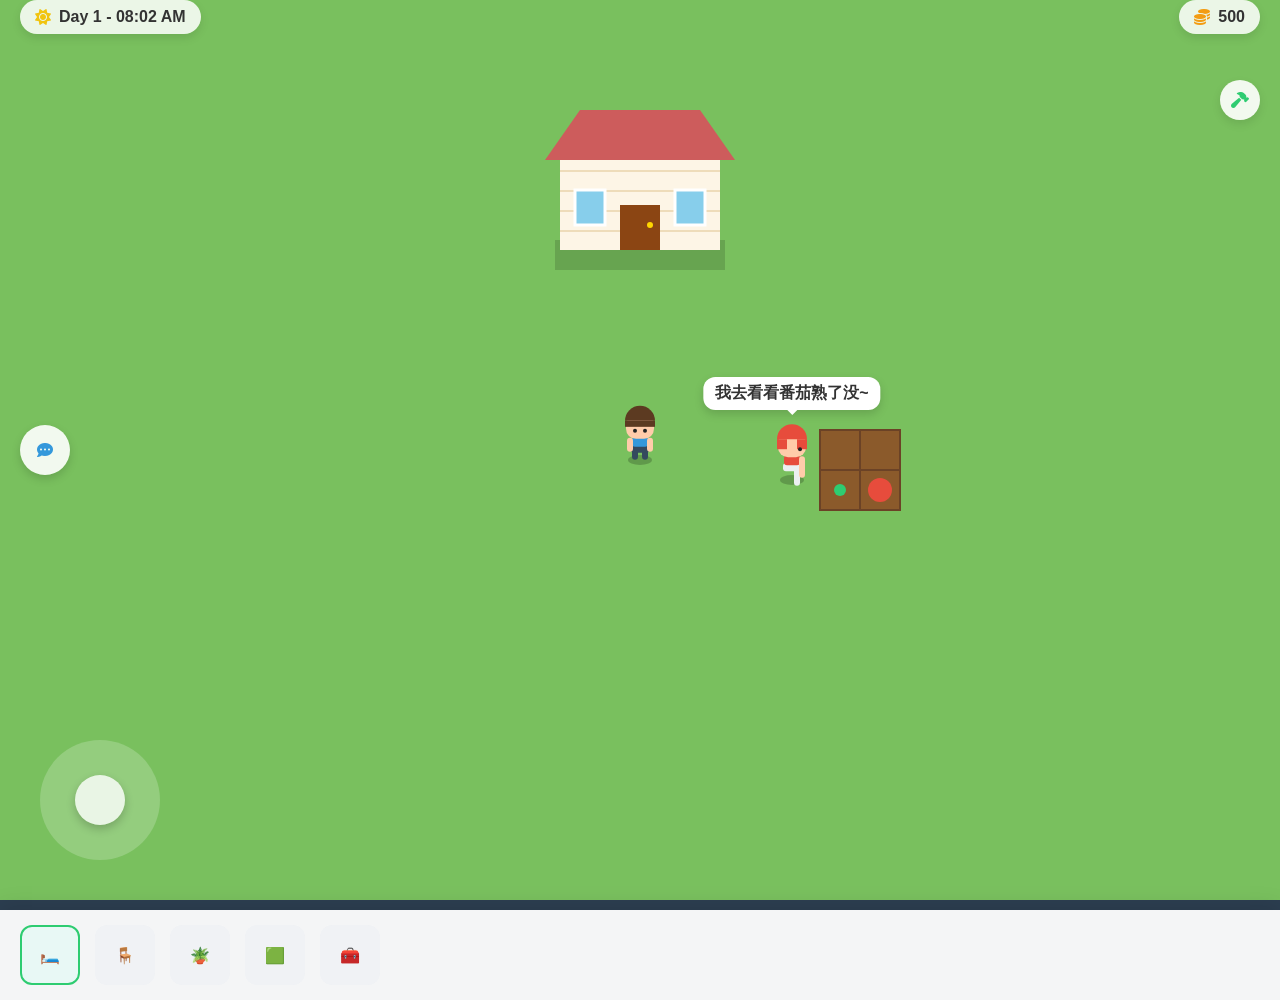
<file: ai_farm_prototype.html>
<!DOCTYPE html>
<html lang="zh-CN">
<head>
    <meta charset="UTF-8">
    <!-- 禁用缩放，适配移动端全屏 -->
    <meta name="viewport" content="width=device-width, initial-scale=1.0, maximum-scale=1.0, user-scalable=no, viewport-fit=cover">
    <title>AI 同居伴侣 - 星露谷物语风</title>
    <link rel="stylesheet" href="https://cdnjs.cloudflare.com/ajax/libs/font-awesome/6.4.0/css/all.min.css">
    <style>
        * { box-sizing: border-box; user-select: none; -webkit-user-select: none; }
        body, html { 
            margin: 0; padding: 0; width: 100%; height: 100%; 
            background-color: #2c3e50; font-family: 'PingFang SC', sans-serif;
            overflow: hidden; touch-action: none;
        }

        /* 游戏画布容器 */
        #game-container {
            position: absolute;
            top: 0; left: 0; width: 100%; height: 100%;
            background-color: #87ceeb; /* 天空底色 */
        }
        canvas {
            display: block;
        }

        /* 顶部 UI：时间、天气、金币 */
        .top-hud {
            position: absolute; top: env(safe-area-inset-top, 20px); left: 20px; right: 20px;
            display: flex; justify-content: space-between; align-items: center;
            pointer-events: none; z-index: 10;
        }
        .hud-card {
            background: rgba(255,255,255,0.85); backdrop-filter: blur(5px);
            padding: 8px 15px; border-radius: 20px; font-weight: bold; color: #333;
            box-shadow: 0 4px 10px rgba(0,0,0,0.1); display: flex; align-items: center; gap: 8px;
            pointer-events: auto;
        }

        /* 左下角：虚拟摇杆 */
        .joystick-zone {
            position: absolute; bottom: 40px; left: 40px;
            width: 120px; height: 120px;
            background: rgba(255,255,255,0.2); border-radius: 50%;
            display: flex; justify-content: center; align-items: center;
            z-index: 10;
        }
        .joystick-knob {
            width: 50px; height: 50px;
            background: rgba(255,255,255,0.8); border-radius: 50%;
            box-shadow: 0 4px 10px rgba(0,0,0,0.2);
            position: absolute; pointer-events: none; transition: 0.1s;
        }

        /* 右下角：交互大按钮 */
        .action-btn {
            position: absolute; bottom: 50px; right: 40px;
            width: 80px; height: 80px;
            background: rgba(255,255,255,0.9); border-radius: 50%;
            display: flex; justify-content: center; align-items: center;
            font-size: calc(30px * var(--font-scale)); color: #e74c3c; box-shadow: 0 5px 15px rgba(0,0,0,0.2);
            z-index: 10; transition: transform 0.1s;
        }
        .action-btn:active { transform: scale(0.9); }

        /* 左侧中间：手机/聊天按钮 */
        .chat-toggle-btn {
            position: absolute; left: 20px; top: 50%; transform: translateY(-50%);
            width: 50px; height: 50px; background: rgba(255,255,255,0.9);
            border-radius: 50%; display: flex; justify-content: center; align-items: center;
            font-size: calc(20px * var(--font-scale)); color: #3498db; box-shadow: 0 4px 10px rgba(0,0,0,0.15);
            z-index: 10;
        }
        .chat-badge {
            position: absolute; top: -5px; right: -5px;
            background: #e74c3c; color: white; font-size: calc(10px * var(--font-scale));
            width: 18px; height: 18px; border-radius: 50%;
            display: flex; justify-content: center; align-items: center;
        }

        /* 聊天面板 */
        .chat-panel {
            position: absolute; top: 0; left: -100%; width: 80%; max-width: 350px; height: 100%;
            background: #f5f6fa; box-shadow: 5px 0 20px rgba(0,0,0,0.2);
            z-index: 100; transition: 0.3s cubic-bezier(0.2, 0.8, 0.2, 1);
            display: flex; flex-direction: column;
        }
        .chat-panel.open { left: 0; }
        .chat-header {
            padding: 20px; background: #fff; font-weight: bold; font-size: calc(18px * var(--font-scale));
            display: flex; justify-content: space-between; align-items: center;
            border-bottom: 1px solid #eee; padding-top: env(safe-area-inset-top, 20px);
        }
        .chat-history {
            flex: 1; overflow-y: auto; padding: 20px; display: flex; flex-direction: column; gap: 15px;
        }
        .chat-bubble {
            max-width: 80%; padding: 10px 15px; border-radius: 15px; font-size: calc(14px * var(--font-scale)); line-height: 1.4;
        }
        .chat-bubble.ai { background: #fff; border-bottom-left-radius: 2px; align-self: flex-start; }
        .chat-bubble.me { background: #3498db; color: #fff; border-bottom-right-radius: 2px; align-self: flex-end; }
        .chat-input-area {
            padding: 15px; background: #fff; border-top: 1px solid #eee; display: flex; gap: 10px;
            padding-bottom: env(safe-area-inset-bottom, 15px);
        }
        .chat-input {
            flex: 1; border: none; background: #f0f2f5; border-radius: 20px; padding: 10px 15px;
            outline: none; font-size: calc(14px * var(--font-scale));
        }
        .chat-send {
            width: 40px; height: 40px; border: none; border-radius: 50%; background: #3498db;
            color: #fff; display: flex; justify-content: center; align-items: center; font-size: calc(16px * var(--font-scale));
        }

        /* 建造/装修模式底部栏 */
        .build-bar {
            position: absolute; bottom: -100px; left: 0; width: 100%; height: 90px;
            background: rgba(255,255,255,0.95); box-shadow: 0 -5px 20px rgba(0,0,0,0.1);
            z-index: 20; display: flex; align-items: center; padding: 0 20px; gap: 15px;
            overflow-x: auto; transition: 0.3s; padding-bottom: env(safe-area-inset-bottom, 0);
        }
        .build-bar.open { bottom: 0; }
        .build-item {
            width: 60px; height: 60px; background: #f0f2f5; border-radius: 12px;
            flex-shrink: 0; display: flex; justify-content: center; align-items: center;
            font-size: calc(24px * var(--font-scale)); border: 2px solid transparent; transition: 0.2s;
        }
        .build-item.selected { border-color: #2ecc71; background: #e8f8f5; }
        
        .build-toggle-btn {
            position: absolute; right: 20px; top: 80px;
            width: 40px; height: 40px; background: rgba(255,255,255,0.9);
            border-radius: 50%; display: flex; justify-content: center; align-items: center;
            color: #2ecc71; box-shadow: 0 4px 10px rgba(0,0,0,0.1); z-index: 10;
        }

        /* AI 纯代码气泡 */
        .world-bubble {
            position: absolute; padding: 6px 12px; background: #fff;
            border-radius: 12px; font-size: calc(12px * var(--font-scale)); font-weight: bold; color: #333;
            box-shadow: 0 4px 10px rgba(0,0,0,0.15); pointer-events: none;
            transform: translate(-50%, -100%); margin-top: -15px;
            opacity: 0; transition: opacity 0.2s; z-index: 5;
            white-space: nowrap; text-align: center;
        }
        .world-bubble::after {
            content: ''; position: absolute; bottom: -5px; left: 50%; transform: translateX(-50%);
            border-width: 5px 5px 0; border-style: solid; border-color: #fff transparent transparent;
        }
    </style>
</head>
<body>

<div id="game-container">
    <canvas id="gameCanvas"></canvas>
    
    <!-- 实体渲染上的气泡 -->
    <div id="ai-bubble" class="world-bubble">Zzz...</div>
    <div id="me-bubble" class="world-bubble"></div>
</div>

<!-- 顶部 UI -->
<div class="top-hud">
    <div class="hud-card">
        <i class="fas fa-sun" style="color: #f1c40f;"></i>
        <span id="time-display">Day 1 - 08:00 AM</span>
    </div>
    <div class="hud-card">
        <i class="fas fa-coins" style="color: #f39c12;"></i>
        <span id="money-display">500</span>
    </div>
</div>

<!-- 建造开关 -->
<div class="build-toggle-btn" onclick="toggleBuildMode()">
    <i class="fas fa-hammer"></i>
</div>

<!-- 聊天入口 -->
<div class="chat-toggle-btn" onclick="toggleChat()">
    <i class="fas fa-comment-dots"></i>
    <div class="chat-badge" id="chat-badge" style="display: none;">1</div>
</div>

<!-- 建造栏 -->
<div class="build-bar" id="build-bar">
    <div class="build-item selected" onclick="selectFurn(this, 'bed')">🛏️</div>
    <div class="build-item" onclick="selectFurn(this, 'table')">🪑</div>
    <div class="build-item" onclick="selectFurn(this, 'plant')">🪴</div>
    <div class="build-item" onclick="selectFurn(this, 'rug')">🟩</div>
    <div class="build-item" onclick="selectFurn(this, 'chest')">🧰</div>
</div>

<!-- 聊天面板 -->
<div class="chat-panel" id="chat-panel">
    <div class="chat-header">
        <span><i class="fas fa-robot"></i> 伴侣 (AI)</span>
        <i class="fas fa-times" onclick="toggleChat()" style="color: #999; font-size: calc(20px * var(--font-scale));"></i>
    </div>
    <div class="chat-history" id="chat-history">
        <div class="chat-bubble ai">早啊，今天天气不错，要一起去种地吗？</div>
    </div>
    <div class="chat-input-area">
        <input type="text" id="chat-input" class="chat-input" placeholder="和 TA 聊天 / 安排任务...">
        <button class="chat-send" onclick="sendChat()"><i class="fas fa-paper-plane"></i></button>
    </div>
</div>

<!-- 摇杆 -->
<div class="joystick-zone" id="joystick-zone">
    <div class="joystick-knob" id="joystick-knob"></div>
</div>

<!-- 动作大按钮 -->
<div class="action-btn" id="action-btn" onclick="performAction()">
    <i class="fas fa-seedling" id="action-icon"></i>
</div>

<script>
    // ==========================================
    // 引擎基础设置
    // ==========================================
    const canvas = document.getElementById('gameCanvas');
    const ctx = canvas.getContext('2d');
    
    let cw = window.innerWidth;
    let ch = window.innerHeight;
    canvas.width = cw;
    canvas.height = ch;

    // 监听屏幕大小变化
    window.addEventListener('resize', () => {
        cw = window.innerWidth;
        ch = window.innerHeight;
        canvas.width = cw;
        canvas.height = ch;
    });

    // 游戏状态
    let gameState = {
        time: 8 * 60, // 8:00 AM (in minutes)
        money: 500,
        buildMode: false,
        selectedFurn: 'bed',
        camera: { x: 0, y: 0 }
    };

    // 地图设置 (2000x2000 农场)
    const mapSize = 2000;
    
    // ==========================================
    // 实体数据 (玩家, AI, 家具, 农田)
    // ==========================================
    const player = {
        type: 'player', x: 1000, y: 1000, radius: 15,
        speed: 5, dir: 'down', walkTimer: 0,
        skin: '#ffccaa', hairColor: '#5c3a21', shirt: '#3498db', pants: '#34495e', hairStyle: 0
    };

    const aiPartner = {
        type: 'ai', x: 1050, y: 1020, radius: 15,
        speed: 3, dir: 'down', walkTimer: 0,
        skin: '#ffccaa', hairColor: '#e74c3c', shirt: '#e74c3c', pants: '#ecf0f1', hairStyle: 1,
        state: 'idle', // idle, moving, working, sleeping
        target: null, // {x, y}
        actionTimer: 0
    };

    let mapObjects = [
        // 预设建筑：农舍
        { id: 'house', type: 'house', x: 1000, y: 800, width: 160, height: 120 },
        // 农田预设
        { id: 'farm1', type: 'soil', x: 1200, y: 1000, w: 40, h: 40, state: 'empty' },
        { id: 'farm2', type: 'soil', x: 1240, y: 1000, w: 40, h: 40, state: 'empty' },
        { id: 'farm3', type: 'soil', x: 1200, y: 1040, w: 40, h: 40, state: 'planted', progress: 0.5 },
        { id: 'farm4', type: 'soil', x: 1240, y: 1040, w: 40, h: 40, state: 'ready' }
    ];

    let furnitureList = [];

    // ==========================================
    // 渲染函数 (纯代码绘制)
    // ==========================================
    if (!CanvasRenderingContext2D.prototype.roundRect) {
        CanvasRenderingContext2D.prototype.roundRect = function (x, y, w, h, r) {
            this.moveTo(x + r, y); this.arcTo(x + w, y, x + w, y + h, r);
            this.arcTo(x + w, y + h, x, y + h, r); this.arcTo(x, y + h, x, y, r);
            this.arcTo(x, y, x + w, y, r); return this;
        };
    }

    function drawHouse(x, y) {
        ctx.save();
        ctx.translate(x, y);
        // 阴影
        ctx.fillStyle = 'rgba(0,0,0,0.15)'; ctx.fillRect(-85, -10, 170, 30);
        // 主体
        ctx.fillStyle = '#fdf5e6'; ctx.fillRect(-80, -90, 160, 90);
        ctx.fillStyle = '#eedcba'; for(let i=-80; i<0; i+=20) ctx.fillRect(-80, i, 160, 2);
        // 门
        ctx.fillStyle = '#8b4513'; ctx.fillRect(-20, -45, 40, 45);
        ctx.fillStyle = '#ffd700'; ctx.beginPath(); ctx.arc(10, -25, 3, 0, Math.PI*2); ctx.fill();
        // 窗户
        ctx.fillStyle = '#87ceeb'; ctx.fillRect(-65, -60, 30, 35); ctx.fillRect(35, -60, 30, 35);
        ctx.strokeStyle = '#fff'; ctx.lineWidth = 3;
        ctx.strokeRect(-65, -60, 30, 35); ctx.strokeRect(35, -60, 30, 35);
        // 屋顶
        ctx.fillStyle = '#cd5c5c';
        ctx.beginPath(); ctx.moveTo(-95, -90); ctx.lineTo(-60, -140); ctx.lineTo(60, -140); ctx.lineTo(95, -90); ctx.fill();
        ctx.restore();
    }

    function drawSoil(obj) {
        ctx.save();
        ctx.translate(obj.x, obj.y);
        ctx.fillStyle = '#8b5a2b';
        ctx.fillRect(-obj.w/2, -obj.h/2, obj.w, obj.h);
        ctx.strokeStyle = '#6b4226'; ctx.lineWidth = 2;
        ctx.strokeRect(-obj.w/2, -obj.h/2, obj.w, obj.h);
        
        if (obj.state === 'planted' || obj.state === 'ready') {
            ctx.fillStyle = obj.state === 'ready' ? '#e74c3c' : '#2ecc71'; // 番茄
            let size = obj.state === 'ready' ? 12 : 6;
            ctx.beginPath(); ctx.arc(0, 0, size, 0, Math.PI*2); ctx.fill();
        }
        ctx.restore();
    }

    function drawCharacter(p) {
        ctx.save();
        ctx.translate(p.x, p.y);
        
        // 呼吸和走路动画
        let isMoving = (p.walkTimer > 0);
        let bobbing = isMoving ? Math.abs(Math.sin(p.walkTimer)) * 3 : Math.abs(Math.sin(Date.now()*0.003))*1.5;
        let swing = isMoving ? Math.sin(p.walkTimer) * 8 : 0;
        
        // 阴影
        ctx.fillStyle = 'rgba(0,0,0,0.2)';
        ctx.beginPath(); ctx.ellipse(0, 10, 12, 5, 0, 0, Math.PI * 2); ctx.fill();
        
        ctx.translate(0, -bobbing);
        let leftLegY = swing, rightLegY = -swing;
        
        // 腿
        ctx.strokeStyle = p.pants; ctx.lineWidth = 6; ctx.lineCap = 'round';
        ctx.beginPath(); ctx.moveTo(-5, 0); ctx.lineTo(-5, 8 + leftLegY); ctx.stroke();
        ctx.beginPath(); ctx.moveTo(5, 0); ctx.lineTo(5, 8 + rightLegY); ctx.stroke();

        // 身体
        ctx.fillStyle = p.pants; ctx.beginPath(); ctx.roundRect(-9, -4, 18, 8, 3); ctx.fill();
        ctx.fillStyle = p.shirt; ctx.beginPath(); ctx.roundRect(-8, -12, 16, 10, 3); ctx.fill();
        
        // 手臂
        ctx.strokeStyle = p.skin;
        if(p.dir !== 'left') { ctx.beginPath(); ctx.moveTo(10, -8); ctx.lineTo(10, rightLegY); ctx.stroke(); }
        if(p.dir !== 'right') { ctx.beginPath(); ctx.moveTo(-10, -8); ctx.lineTo(-10, leftLegY); ctx.stroke(); }

        // 头
        ctx.fillStyle = p.skin;
        ctx.beginPath(); ctx.roundRect(-14, -34, 28, 24, 10); ctx.fill();

        // 头发
        ctx.fillStyle = p.hairColor;
        if (p.dir === 'up') {
            ctx.beginPath(); ctx.roundRect(-15, -35, 30, 26, 10); ctx.fill();
        } else {
            ctx.beginPath(); ctx.arc(0, -28, 15, Math.PI, 0); ctx.fill();
            if(p.hairStyle===0) ctx.fillRect(-15, -28, 30, 6); // 短刘海
            else if(p.hairStyle===1) { ctx.fillRect(-15,-28,10,10); ctx.fillRect(5,-28,10,10); } // 侧分
        }

        // 眼睛
        if (p.dir !== 'up') {
            let e1 = -5, e2 = 5;
            if (p.dir === 'left') { e1 = -8; e2 = null; }
            if (p.dir === 'right') { e1 = null; e2 = 8; }
            ctx.fillStyle = '#222';
            if (p.state === 'sleeping') {
                if(e1 !== null) { ctx.beginPath(); ctx.moveTo(e1-3, -18); ctx.lineTo(e1+3, -18); ctx.lineWidth=2; ctx.stroke(); }
                if(e2 !== null) { ctx.beginPath(); ctx.moveTo(e2-3, -18); ctx.lineTo(e2+3, -18); ctx.lineWidth=2; ctx.stroke(); }
            } else {
                if(e1 !== null) { ctx.beginPath(); ctx.arc(e1, -18, 2, 0, Math.PI*2); ctx.fill(); }
                if(e2 !== null) { ctx.beginPath(); ctx.arc(e2, -18, 2, 0, Math.PI*2); ctx.fill(); }
            }
        }
        ctx.restore();
    }

    function drawFurn(f) {
        ctx.save();
        ctx.translate(f.x, f.y);
        ctx.fillStyle = 'rgba(0,0,0,0.2)';
        ctx.fillRect(-f.w/2, -f.h/2 + 5, f.w, f.h); // 简单阴影
        
        ctx.fillStyle = '#e74c3c';
        if (f.type === 'bed') ctx.fillStyle = '#e74c3c';
        if (f.type === 'table') ctx.fillStyle = '#8b4513';
        if (f.type === 'plant') ctx.fillStyle = '#2ecc71';
        if (f.type === 'rug') ctx.fillStyle = '#9b59b6';
        if (f.type === 'chest') ctx.fillStyle = '#d35400';
        
        if (f.type === 'plant') {
            ctx.beginPath(); ctx.arc(0, 0, f.w/2, 0, Math.PI*2); ctx.fill();
        } else {
            ctx.fillRect(-f.w/2, -f.h/2, f.w, f.h);
        }
        
        // 建造模式网格
        if (gameState.buildMode) {
            ctx.strokeStyle = '#fff'; ctx.lineWidth = 1;
            ctx.strokeRect(-f.w/2, -f.h/2, f.w, f.h);
        }
        ctx.restore();
    }

    // ==========================================
    // 虚拟摇杆控制
    // ==========================================
    let joyActive = false;
    let joyOrigin = { x: 0, y: 0 };
    let joyDelta = { x: 0, y: 0 };
    const joyZone = document.getElementById('joystick-zone');
    const joyKnob = document.getElementById('joystick-knob');

    joyZone.addEventListener('touchstart', e => {
        joyActive = true;
        let rect = joyZone.getBoundingClientRect();
        joyOrigin = { x: rect.left + rect.width/2, y: rect.top + rect.height/2 };
        updateJoystick(e.touches[0]);
    }, {passive: false});

    joyZone.addEventListener('touchmove', e => {
        if(!joyActive) return;
        updateJoystick(e.touches[0]);
        e.preventDefault();
    }, {passive: false});

    joyZone.addEventListener('touchend', () => {
        joyActive = false;
        joyDelta = { x: 0, y: 0 };
        joyKnob.style.transform = `translate(0px, 0px)`;
    });

    function updateJoystick(touch) {
        let dx = touch.clientX - joyOrigin.x;
        let dy = touch.clientY - joyOrigin.y;
        let dist = Math.sqrt(dx*dx + dy*dy);
        let maxDist = 40;
        
        if (dist > maxDist) {
            dx = (dx / dist) * maxDist;
            dy = (dy / dist) * maxDist;
        }
        joyKnob.style.transform = `translate(${dx}px, ${dy}px)`;
        
        // 归一化输入
        joyDelta.x = dx / maxDist;
        joyDelta.y = dy / maxDist;
    }

    // ==========================================
    // 逻辑更新
    // ==========================================
    function update() {
        // 玩家移动
        if (joyActive && !gameState.buildMode) {
            player.x += joyDelta.x * player.speed;
            player.y += joyDelta.y * player.speed;
            player.walkTimer += 0.2;
            
            if (Math.abs(joyDelta.x) > Math.abs(joyDelta.y)) {
                player.dir = joyDelta.x > 0 ? 'right' : 'left';
            } else {
                player.dir = joyDelta.y > 0 ? 'down' : 'up';
            }
        } else {
            player.walkTimer = 0;
        }

        // 边界限制
        player.x = Math.max(20, Math.min(mapSize - 20, player.x));
        player.y = Math.max(40, Math.min(mapSize - 20, player.y));

        // AI 伴侣逻辑 (Agentic Behavior)
        updateAI();

        // 相机跟随
        gameState.camera.x = player.x - cw / 2;
        gameState.camera.y = player.y - ch / 2;

        // 更新 UI 气泡位置
        updateBubbles();

        // 时间流逝
        gameState.time += 0.05;
        if (gameState.time > 24 * 60) gameState.time = 0;
        let hours = Math.floor(gameState.time / 60);
        let mins = Math.floor(gameState.time % 60);
        let ampm = hours >= 12 ? 'PM' : 'AM';
        hours = hours % 12 || 12;
        document.getElementById('time-display').innerText = `Day 1 - ${hours.toString().padStart(2,'0')}:${mins.toString().padStart(2,'0')} ${ampm}`;
        
        // 更新交互按钮状态
        checkInteractions();
    }

    function updateAI() {
        // 简单状态机
        if (aiPartner.actionTimer > 0) {
            aiPartner.actionTimer--;
            return;
        }

        // 模拟 API 返回决策
        if (aiPartner.state === 'idle') {
            if (Math.random() < 0.02) {
                // 决定去农田
                aiPartner.state = 'moving';
                aiPartner.target = { x: 1220, y: 1020 };
                showBubble('ai-bubble', "我去看看番茄熟了没~");
            } else if (Math.random() < 0.02) {
                // 决定找玩家
                aiPartner.state = 'moving';
                aiPartner.target = { x: player.x + (Math.random()-0.5)*100, y: player.y + (Math.random()-0.5)*100 };
                showBubble('ai-bubble', "你在干嘛呢？");
            }
        }

        // 移动逻辑
        if (aiPartner.state === 'moving' && aiPartner.target) {
            let dx = aiPartner.target.x - aiPartner.x;
            let dy = aiPartner.target.y - aiPartner.y;
            let dist = Math.sqrt(dx*dx + dy*dy);
            
            if (dist < aiPartner.speed) {
                aiPartner.x = aiPartner.target.x;
                aiPartner.y = aiPartner.target.y;
                aiPartner.state = 'idle';
                aiPartner.walkTimer = 0;
                aiPartner.actionTimer = 60 * 2; // 停顿2秒
            } else {
                aiPartner.x += (dx/dist) * aiPartner.speed;
                aiPartner.y += (dy/dist) * aiPartner.speed;
                aiPartner.walkTimer += 0.15;
                if (Math.abs(dx) > Math.abs(dy)) aiPartner.dir = dx > 0 ? 'right' : 'left';
                else aiPartner.dir = dy > 0 ? 'down' : 'up';
            }
        }
    }

    // 气泡控制
    let aiBubbleTimer = 0;
    function showBubble(id, text) {
        let el = document.getElementById(id);
        el.innerText = text;
        el.style.opacity = 1;
        if(id === 'ai-bubble') {
            clearTimeout(aiBubbleTimer);
            aiBubbleTimer = setTimeout(() => { el.style.opacity = 0; }, 4000);
        }
    }

    function updateBubbles() {
        let aiEl = document.getElementById('ai-bubble');
        if(aiEl.style.opacity > 0) {
            aiEl.style.left = (aiPartner.x - gameState.camera.x) + 'px';
            aiEl.style.top = (aiPartner.y - gameState.camera.y - 45) + 'px';
        }
        let meEl = document.getElementById('me-bubble');
        if(meEl.style.opacity > 0) {
            meEl.style.left = (player.x - gameState.camera.x) + 'px';
            meEl.style.top = (player.y - gameState.camera.y - 45) + 'px';
        }
    }

    // 交互检测
    let currentInteractObj = null;
    function checkInteractions() {
        let btn = document.getElementById('action-btn');
        let icon = document.getElementById('action-icon');
        
        currentInteractObj = null;
        
        // 检测农田
        for(let obj of mapObjects) {
            if (obj.type === 'soil') {
                let dist = Math.hypot(player.x - obj.x, player.y - obj.y);
                if (dist < 50) {
                    currentInteractObj = obj;
                    btn.style.transform = 'scale(1)';
                    if(obj.state === 'empty') { icon.className = 'fas fa-seedling'; icon.style.color = '#2ecc71'; }
                    else if(obj.state === 'planted') { icon.className = 'fas fa-tint'; icon.style.color = '#3498db'; }
                    else if(obj.state === 'ready') { icon.className = 'fas fa-hand-paper'; icon.style.color = '#e74c3c'; }
                    return;
                }
            }
        }
        
        // 检测 AI
        let distAI = Math.hypot(player.x - aiPartner.x, player.y - aiPartner.y);
        if (distAI < 60) {
            currentInteractObj = aiPartner;
            btn.style.transform = 'scale(1)';
            icon.className = 'fas fa-heart'; icon.style.color = '#e74c3c';
            return;
        }

        btn.style.transform = 'scale(0)'; // 隐藏
    }

    function performAction() {
        if (!currentInteractObj) return;
        
        if (currentInteractObj.type === 'soil') {
            if (currentInteractObj.state === 'empty') {
                currentInteractObj.state = 'planted';
                currentInteractObj.progress = 0;
            } else if (currentInteractObj.state === 'planted') {
                currentInteractObj.progress += 0.5;
                if(currentInteractObj.progress >= 1) currentInteractObj.state = 'ready';
            } else if (currentInteractObj.state === 'ready') {
                currentInteractObj.state = 'empty';
                gameState.money += 50;
                document.getElementById('money-display').innerText = gameState.money;
                showBubble('me-bubble', "收获了！+50金币");
                setTimeout(() => document.getElementById('me-bubble').style.opacity = 0, 2000);
                
                // 触发 AI 注意力
                simulateAiResponse("哇，你种的番茄看起来好好吃！");
            }
        } else if (currentInteractObj.type === 'ai') {
            toggleChat();
        }
    }

    // ==========================================
    // 建造/装修模式
    // ==========================================
    function toggleBuildMode() {
        gameState.buildMode = !gameState.buildMode;
        document.getElementById('build-bar').classList.toggle('open');
        document.getElementById('joystick-zone').style.display = gameState.buildMode ? 'none' : 'flex';
        
        if(gameState.buildMode) {
            showBubble('me-bubble', "进入装修模式 (拖拽屏幕放置)");
            setTimeout(() => document.getElementById('me-bubble').style.opacity = 0, 2000);
        }
    }

    function selectFurn(el, type) {
        document.querySelectorAll('.build-item').forEach(e => e.classList.remove('selected'));
        el.classList.add('selected');
        gameState.selectedFurn = type;
    }

    // 屏幕点击放置家具
    canvas.addEventListener('pointerdown', e => {
        if (!gameState.buildMode) return;
        let worldX = e.clientX + gameState.camera.x;
        let worldY = e.clientY + gameState.camera.y;
        
        let w = 40, h = 40;
        if(gameState.selectedFurn === 'bed') { w=60; h=100; }
        if(gameState.selectedFurn === 'table') { w=80; h=60; }
        
        furnitureList.push({
            type: gameState.selectedFurn,
            x: worldX, y: worldY,
            w: w, h: h
        });
        
        gameState.money -= 100;
        document.getElementById('money-display').innerText = gameState.money;

        // 通知 AI
        simulateAiResponse(`你买了新的${gameState.selectedFurn}？太棒了！`);
    });

    // ==========================================
    // 聊天系统 (模拟大模型API)
    // ==========================================
    function toggleChat() {
        document.getElementById('chat-panel').classList.toggle('open');
        document.getElementById('chat-badge').style.display = 'none';
    }

    function sendChat() {
        let input = document.getElementById('chat-input');
        let text = input.value.trim();
        if(!text) return;
        
        // 渲染自己说的话
        addChatBubble(text, 'me');
        showBubble('me-bubble', text);
        setTimeout(() => document.getElementById('me-bubble').style.opacity = 0, 3000);
        input.value = '';

        // 模拟 API 请求延迟
        setTimeout(() => {
            let aiReply = "好呀！听你的~";
            if(text.includes("浇水") || text.includes("种地")) {
                aiReply = "好的！我这就去后院看看！";
                aiPartner.state = 'moving';
                aiPartner.target = { x: 1200, y: 1000 };
            }
            simulateAiResponse(aiReply);
        }, 1000);
    }

    function simulateAiResponse(text) {
        addChatBubble(text, 'ai');
        showBubble('ai-bubble', text);
        if(!document.getElementById('chat-panel').classList.contains('open')){
            document.getElementById('chat-badge').style.display = 'flex';
        }
    }

    function addChatBubble(text, sender) {
        let history = document.getElementById('chat-history');
        let div = document.createElement('div');
        div.className = `chat-bubble ${sender}`;
        div.innerText = text;
        history.appendChild(div);
        history.scrollTop = history.scrollHeight;
    }

    // ==========================================
    // 渲染循环
    // ==========================================
    function draw() {
        ctx.clearRect(0, 0, cw, ch);
        
        ctx.save();
        ctx.translate(-gameState.camera.x, -gameState.camera.y);

        // 绘制草地底纹
        ctx.fillStyle = '#79c05e';
        ctx.fillRect(0, 0, mapSize, mapSize);

        // 深度排序渲染 (Y-Sorting)
        let renderList = [...mapObjects, ...furnitureList, player, aiPartner];
        renderList.sort((a, b) => a.y - b.y);

        for (let obj of renderList) {
            if (obj.type === 'house') drawHouse(obj.x, obj.y);
            else if (obj.type === 'soil') drawSoil(obj);
            else if (obj.type === 'player') drawCharacter(player);
            else if (obj.type === 'ai') drawCharacter(aiPartner);
            else drawFurn(obj); // 家具
        }

        ctx.restore();
    }

    function loop() {
        update();
        draw();
        requestAnimationFrame(loop);
    }

    // 启动
    loop();

</script>
</body>
</html>
</file>
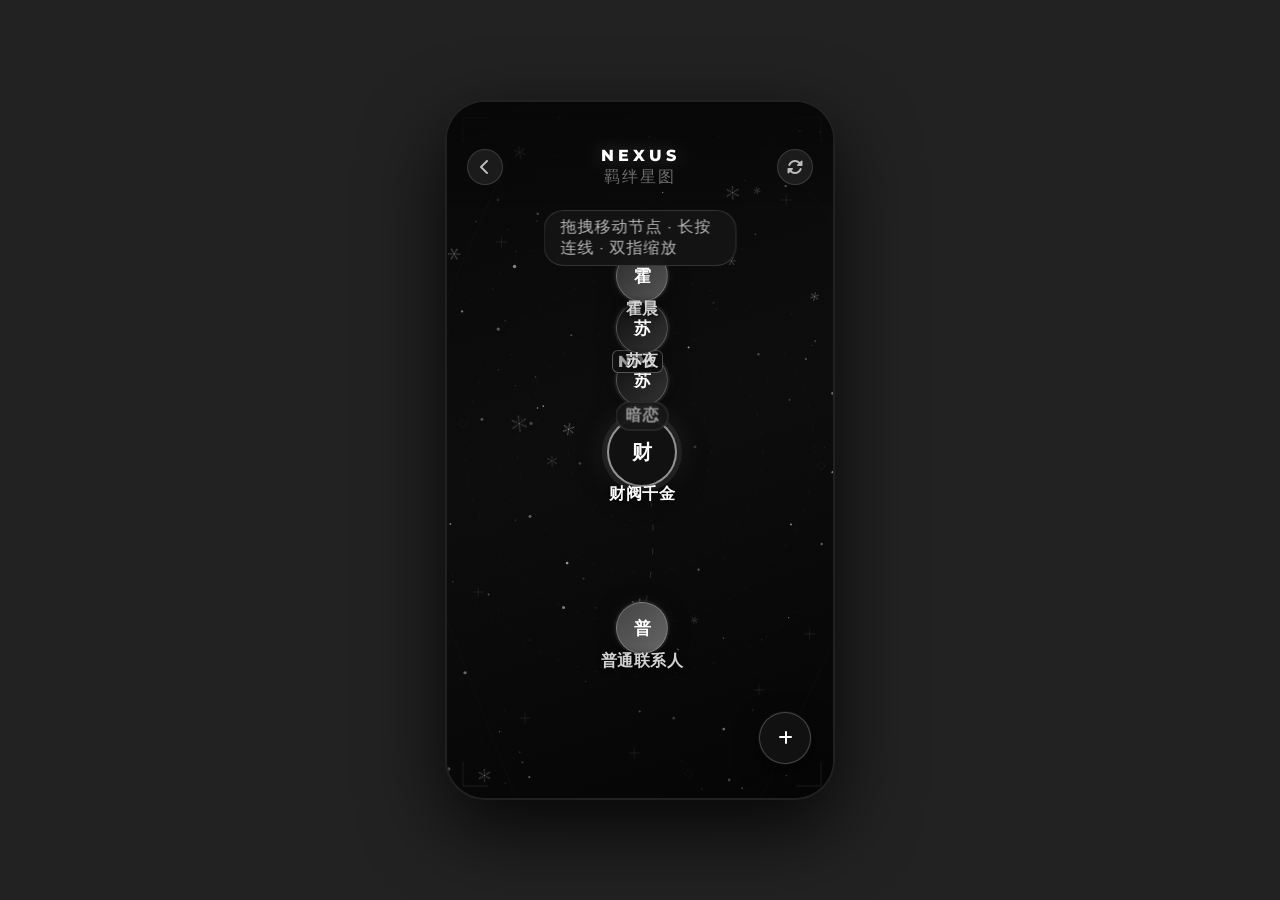
<file: nexus_test.html>
<!DOCTYPE html>
<html lang="zh-CN">
<head>
<meta charset="UTF-8">
<meta name="viewport" content="width=device-width, initial-scale=1.0, maximum-scale=1.0, user-scalable=no">
<title>Nexus Test</title>
<link rel="stylesheet" href="https://cdnjs.cloudflare.com/ajax/libs/font-awesome/6.4.0/css/all.min.css">
<link rel="stylesheet" href="css/nexus.css">
<style>
* { box-sizing: border-box; margin: 0; padding: 0; }
body { background: #222; display: flex; justify-content: center; align-items: center; min-height: 100vh; }
#nexusApp {
  width: 390px; height: 700px;
  position: relative;
  overflow: hidden;
  border-radius: 40px;
  border: 2px solid rgba(255,255,255,0.1);
  box-shadow: 0 30px 80px rgba(0,0,0,0.8);
}
</style>
</head>
<body>
<div id="nexusApp" class="open"></div>

<script>
// Stub globals
window.currentPersonaId = 'test_user';
window.personasMeta = {
  test_user: { name: '财阀千金', avatar: '', personality: '高傲但内心柔软，商界精英，喜欢穿高定', description: '财阀千金人设' }
};
window.worldBooks = [
  { id: 'wb1', title: '赛博朋克 2077', category: 'Sci-Fi', entries: [
    { comment: '背景', content: '霓虹与钢铁构成的反乌托邦都市', enabled: true },
    { comment: '阵营', content: '企业、街头帮派、亡命之徒', enabled: true }
  ]},
  { id: 'wb2', title: '中世纪吸血鬼', category: 'Gothic', entries: [
    { comment: '背景', content: '黑暗中世纪，吸血鬼统治着夜晚', enabled: true }
  ]},
  { id: 'wb3', title: '霍格沃茨', category: 'Fantasy', entries: [
    { comment: '背景', content: '魔法学院，巫师与麻瓜共存的世界', enabled: true }
  ]}
];
window.friendsData = {
  'friend_001': {
    name: '苏夜',
    remark: '苏夜',
    realName: '苏夜',
    role: '神秘学者',
    personality: '冷漠寡言，内心敏感，对超自然现象有强烈执念',
    tags: ['吸血鬼猎人', '暗恋者', '神秘系'],
    affection: 72,
    avatar: '',
  },
  'friend_002': {
    name: '霍晨',
    remark: '霍晨',
    role: '赏金猎人',
    description: '傲娇外表下藏着一颗热血的心，擅长近战，不善言辞',
    tags: ['赛博改造', '忠诚', '反派'],
    affection: 45,
    avatar: '',
  },
  'friend_003': {
    name: '普通联系人',
    affection: 30,
  },
};
</script>
<script src="js/app_nexus.js"></script>
<script>
document.addEventListener('DOMContentLoaded', function() {
  NexusApp.init();
  // Inject a test node directly
  NexusApp.getNodes().push({
    id: 'npc_demo1', name: '苏辞', role: '神秘保镖',
    tags: ['傲娇','赛博','暗恋'],
    bondText: '表面是财阀千金的赛博保镖，暗地里却是吸血鬼猎人',
    affection: 72, orbit: 1, color: ['#111111','#333333'],
    x: 195 + 90, y: 350 - 20, vx: 0, vy: 0, avatar: '', isNPC: true,
    personality: '外冷内热，无法对弱者无动于衷',
    opening: '"……你就是财阀千金？比我想象中有趣一些。"'
  });
  NexusApp.getLinks().push({
    from: '__me__', to: 'npc_demo1',
    label: '暗恋', myView: '高傲的大小姐', theirView: '需要保护的人', tension: 75
  });
  // Force re-render
  setTimeout(function() {
    NexusApp.open();
  }, 100);
});
</script>
</body>
</html>
</file>
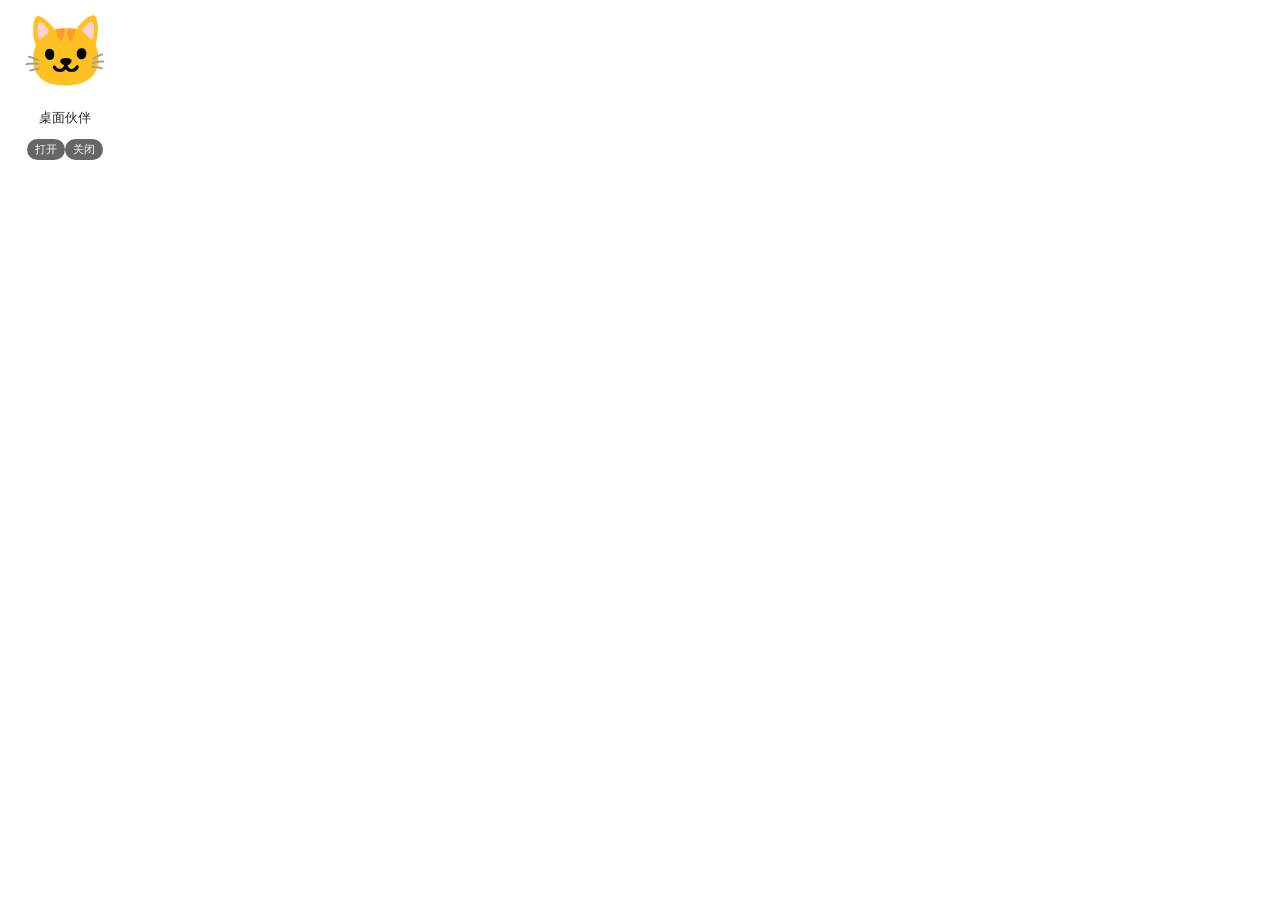
<file: android/app/src/main/assets/www/floatpet_overlay.html>
<!doctype html>
<html lang="zh-CN"><head><meta charset="utf-8"><meta name="viewport" content="width=device-width,initial-scale=1,user-scalable=no">
<style>
html,body{margin:0;width:100%;height:100%;overflow:hidden;background:transparent}#pet{width:130px;height:170px;text-align:center;color:#222;font:13px sans-serif}#art{width:96px;height:96px;margin:8px auto 2px;border-radius:50%;object-fit:cover;background:#fff8;border:2px solid #fff;box-shadow:0 3px 12px #0005}#emoji{font-size:70px;line-height:105px}#name{max-width:130px;white-space:nowrap;overflow:hidden;text-overflow:ellipsis;background:#ffffffe8;border-radius:12px;padding:4px 8px;display:inline-block}button{border:0;background:#0009;color:white;border-radius:12px;margin-top:5px;font-size:11px;padding:3px 8px}
</style></head><body><div id="pet"><div id="visual" data-drag-handle><img id="art" hidden><span id="emoji">🐱</span></div><div id="name">桌面伙伴</div><br><button onclick="OverlayBridge.openMainApp()">打开</button><button onclick="OverlayBridge.close()">关闭</button></div>
<script>
function get(k){return (window.OverlayBridge&&OverlayBridge.getSharedPref(k))||''}function init(){var avatar=get('pet_avatar_url'),gif=get('pet_gif_url'),custom=get('pet_custom_url'),src=avatar||gif||custom;var img=document.getElementById('art');if(src){img.src=src;img.hidden=false;document.getElementById('emoji').hidden=true}else document.getElementById('emoji').textContent=get('pet_emoji')||'🐱';document.getElementById('name').textContent=get('pet_char_name')||'桌面伙伴'}var drag=null;document.querySelector('[data-drag-handle]').addEventListener('touchstart',function(e){var t=e.touches[0];drag={x:t.clientX,y:t.clientY};e.preventDefault()},{passive:false});document.querySelector('[data-drag-handle]').addEventListener('touchmove',function(e){if(!drag)return;var t=e.touches[0];OverlayBridge.moveBy(Math.round(t.clientX-drag.x),Math.round(t.clientY-drag.y));drag={x:t.clientX,y:t.clientY};e.preventDefault()},{passive:false});document.querySelector('[data-drag-handle]').addEventListener('touchend',function(){drag=null});window.onload=init;
</script></body></html>
</file>
<file: css/nexus.css>
/* ============================================
   NEXUS APP - 羁绊星图
   Dark Starfield Snow Edition
   ============================================ */

@import url('https://fonts.googleapis.com/css2?family=Montserrat:wght@300;400;500;600;700;800;900&display=swap');

#nexusApp {
  background: #080808;
  overflow: hidden;
  font-family: 'Montserrat', 'PingFang SC', 'Apple SD Gothic Neo', sans-serif;
  color: #e8e8e8;
  display: none;
  flex-direction: column;
  -webkit-font-smoothing: antialiased;
}

#nexusApp.open { display: flex; }

#nexus-bg-canvas {
  position: absolute;
  inset: 0;
  z-index: 0;
  pointer-events: none;
}

/* ── World transform container ────────────────── */
#nexus-world {
  touch-action: none;
  will-change: transform;
  transform-origin: 0 0;
}

/* ── Header ───────────────────────────────────── */
.nexus-header {
  position: absolute;
  top: 0; left: 0; right: 0;
  z-index: 50;
  display: flex;
  align-items: center;
  justify-content: space-between;
  padding: 44px 20px 15px;
  background: linear-gradient(to bottom, rgba(8,8,8,0.92) 0%, rgba(8,8,8,0) 100%);
}

.nexus-header-center { display: flex; flex-direction: column; align-items: center; }
.nexus-header-title {
  font-size: calc(12px * var(--font-scale)); font-weight: 800; color: #ffffff;
  letter-spacing: 4px; text-transform: uppercase;
  text-shadow: 0 0 20px rgba(255,255,255,0.3);
}
.nexus-header-sub {
  font-size: calc(9px * var(--font-scale)); color: rgba(255,255,255,0.4);
  letter-spacing: 2px; margin-top: 2px;
}

.nexus-header-btn {
  width: 36px; height: 36px;
  border-radius: 50%;
  background: rgba(255,255,255,0.08);
  border: 1px solid rgba(255,255,255,0.14);
  display: flex; align-items: center; justify-content: center;
  color: rgba(255,255,255,0.7);
  cursor: pointer; font-size: calc(13px * var(--font-scale));
  transition: all 0.2s;
  backdrop-filter: blur(8px);
}
.nexus-header-btn:active { background: rgba(255,255,255,0.16); }

/* ── Nodes Container ─────────────────────────── */
#nexus-nodes-container {
  position: absolute; inset: 0;
  z-index: 10;
  pointer-events: none;
  overflow: visible;
}

/* ── Individual Node ─────────────────────────── */
.nexus-node {
  position: absolute;
  width: 52px; height: 52px;
  border-radius: 50%;
  overflow: visible;
  transform: translate(-50%, -50%);
  cursor: pointer;
  pointer-events: all;
  transition: box-shadow 0.3s;
}

.nexus-node-inner {
  width: 100%; height: 100%;
  border-radius: 50%;
  overflow: hidden;
  border: 1.5px solid rgba(255,255,255,0.22);
  box-shadow:
    0 0 0 2px rgba(255,255,255,0.06),
    0 4px 20px rgba(0,0,0,0.6),
    0 0 14px rgba(255,255,255,0.08);
  background: #1a1a1a;
  display: flex; align-items: center; justify-content: center;
  transition: all 0.3s;
}

.nexus-node:active .nexus-node-inner {
  box-shadow:
    0 0 0 4px rgba(255,255,255,0.14),
    0 8px 28px rgba(0,0,0,0.7),
    0 0 24px rgba(255,255,255,0.18);
}

.nexus-node-inner img { width: 100%; height: 100%; object-fit: cover; border-radius: 50%; }

/* ── Me Node ─────────────────────────────────── */
.nexus-node-me {
  width: 70px; height: 70px;
  z-index: 20;
}
.nexus-node-me .nexus-node-inner {
  border-color: rgba(255,255,255,0.55);
  border-width: 2px;
  box-shadow:
    0 0 0 5px rgba(255,255,255,0.07),
    0 6px 28px rgba(0,0,0,0.7),
    0 0 30px rgba(255,255,255,0.14);
  animation: nexus-breathe 3.5s ease-in-out infinite;
}

@keyframes nexus-breathe {
  0%, 100% {
    box-shadow:
      0 0 0 5px rgba(255,255,255,0.06),
      0 6px 28px rgba(0,0,0,0.7),
      0 0 22px rgba(255,255,255,0.12);
  }
  50% {
    box-shadow:
      0 0 0 9px rgba(255,255,255,0.10),
      0 8px 36px rgba(0,0,0,0.8),
      0 0 40px rgba(255,255,255,0.22);
  }
}

/* ── Node Label ──────────────────────────────── */
.nexus-node-label {
  position: absolute;
  bottom: -18px;
  left: 50%; transform: translateX(-50%);
  font-size: calc(9px * var(--font-scale)); font-weight: 700;
  color: rgba(255,255,255,0.82);
  white-space: nowrap;
  letter-spacing: 0.5px;
  text-shadow: 0 1px 6px rgba(0,0,0,0.9);
  pointer-events: none;
}

/* ── Link Labels ─────────────────────────────── */
#nexus-link-labels {
  position: absolute; inset: 0;
  z-index: 12;
  pointer-events: none;
}

.nexus-link-label {
  position: absolute;
  background: rgba(20,20,20,0.85);
  backdrop-filter: blur(8px);
  border: 1px solid rgba(255,255,255,0.14);
  border-radius: 20px;
  padding: 3px 9px;
  font-size: calc(8px * var(--font-scale)); font-weight: 700;
  color: rgba(255,255,255,0.55);
  white-space: nowrap;
  transform: translate(-50%, -50%);
  letter-spacing: 0.5px;
}

/* ── Friend node badge ───────────────────────── */
.nexus-node-friend-badge {
  position: absolute;
  top: -3px; right: -3px;
  width: 16px; height: 16px;
  border-radius: 50%;
  background: rgba(255,255,255,0.9);
  border: 2px solid #080808;
  display: flex; align-items: center; justify-content: center;
  font-size: calc(7px * var(--font-scale)); color: #111111; font-weight: 800;
  pointer-events: none; z-index: 2;
}

/* ── Generate Button ─────────────────────────── */
.nexus-generate-btn {
  position: absolute;
  bottom: 36px; left: 50%;
  transform: translateX(-50%);
  z-index: 50;
  background: rgba(255,255,255,0.1);
  color: #ffffff;
  border: 1px solid rgba(255,255,255,0.22);
  border-radius: 30px;
  padding: 14px 28px;
  font-size: calc(11px * var(--font-scale)); font-weight: 700;
  letter-spacing: 2px;
  cursor: pointer;
  display: flex; align-items: center; gap: 9px;
  box-shadow: 0 8px 28px rgba(0,0,0,0.5), inset 0 1px 0 rgba(255,255,255,0.1);
  white-space: nowrap;
  transition: all 0.3s;
  text-transform: uppercase;
  backdrop-filter: blur(10px);
}
.nexus-generate-btn i { color: rgba(255,255,255,0.5); font-size: calc(13px * var(--font-scale)); }
.nexus-generate-btn:active {
  background: rgba(255,255,255,0.16);
  transform: translateX(-50%) scale(0.97);
}

/* ── Empty Hint ──────────────────────────────── */
.nexus-empty-hint {
  position: absolute;
  top: 50%; left: 50%;
  transform: translate(-50%, calc(-50% + 90px));
  text-align: center;
  pointer-events: none; z-index: 5;
}
.nexus-empty-hint p {
  font-size: calc(10px * var(--font-scale)); color: rgba(255,255,255,0.25);
  letter-spacing: 1px; font-weight: 600; line-height: 1.9;
}

/* ── Drag Hint ───────────────────────────────── */
#nexus-drag-hint {
  position: absolute;
  top: 108px; left: 50%;
  transform: translateX(-50%);
  font-size: calc(10px * var(--font-scale)); color: rgba(255,255,255,0.7);
  letter-spacing: 1px;
  background: rgba(20,20,20,0.9);
  padding: 6px 16px; border-radius: 20px;
  pointer-events: none; z-index: 60;
  display: none;
  border: 1px solid rgba(255,255,255,0.14);
  backdrop-filter: blur(10px);
}

/* ── Linking States ──────────────────────────── */
.nexus-node.linking-source .nexus-node-inner {
  border-color: rgba(255,255,255,0.8);
  border-width: 2px;
  box-shadow: 0 0 0 6px rgba(255,255,255,0.12), 0 8px 28px rgba(0,0,0,0.7);
  animation: none;
}
.nexus-node.linking-target .nexus-node-inner {
  border-color: rgba(255,255,255,0.5);
  box-shadow: 0 0 0 4px rgba(255,255,255,0.08), 0 6px 20px rgba(0,0,0,0.6);
}

/* ── Friends count pill ──────────────────────── */
.nexus-friend-count-pill {
  position: absolute;
  top: 110px; right: 18px; z-index: 50;
  background: rgba(20,20,20,0.85);
  border: 1px solid rgba(255,255,255,0.14);
  border-radius: 20px;
  padding: 6px 12px;
  display: flex; align-items: center; gap: 6px;
  font-size: calc(10px * var(--font-scale)); font-weight: 700; color: rgba(255,255,255,0.6);
  cursor: pointer; white-space: nowrap;
  backdrop-filter: blur(10px);
}
.nexus-friend-count-pill i { font-size: calc(11px * var(--font-scale)); color: rgba(255,255,255,0.35); }

/* ============================================
   PROFILE BOTTOM SHEET
   ============================================ */

.nexus-profile-sheet {
  position: absolute;
  bottom: -100%; left: 0; right: 0;
  z-index: 200;
  background: #111111;
  border-radius: 28px 28px 0 0;
  border-top: 1px solid rgba(255,255,255,0.1);
  padding: 0 0 40px;
  transition: bottom 0.4s cubic-bezier(0.2, 0.8, 0.2, 1);
  max-height: 82vh;
  overflow-y: auto;
  box-shadow: 0 -8px 40px rgba(0,0,0,0.6);
}
.nexus-profile-sheet.open { bottom: 0; }

.nexus-sheet-handle {
  width: 36px; height: 4px;
  background: rgba(255,255,255,0.18);
  border-radius: 2px;
  margin: 14px auto 22px;
}

.nexus-profile-header {
  padding: 0 20px 18px;
  display: flex; align-items: center; gap: 15px;
  border-bottom: 1px solid rgba(255,255,255,0.07);
}

.nexus-profile-avatar {
  width: 62px; height: 62px;
  border-radius: 50%; overflow: hidden;
  border: 2px solid rgba(255,255,255,0.2);
  box-shadow: 0 4px 18px rgba(0,0,0,0.5);
  flex-shrink: 0;
  background: #1a1a1a;
  display: flex; align-items: center; justify-content: center;
}
.nexus-profile-avatar img { width: 100%; height: 100%; object-fit: cover; }

.nexus-profile-name {
  font-size: calc(18px * var(--font-scale)); font-weight: 800; color: #ffffff;
}
.nexus-profile-relation-type {
  font-size: calc(11px * var(--font-scale)); color: rgba(255,255,255,0.45); font-weight: 600; margin-top: 4px;
  letter-spacing: 0.5px;
}

.nexus-affection-bar {
  margin-top: 9px; height: 2px;
  background: rgba(255,255,255,0.1);
  border-radius: 2px; overflow: hidden;
}
.nexus-affection-fill {
  height: 100%;
  background: linear-gradient(to right, rgba(255,255,255,0.4), rgba(255,255,255,0.85));
  border-radius: 2px;
  transition: width 0.6s ease;
}

/* Tags */
.nexus-tags {
  display: flex; flex-wrap: wrap; gap: 7px;
  padding: 14px 20px;
}
.nexus-tag {
  background: rgba(255,255,255,0.07);
  border: 1px solid rgba(255,255,255,0.14);
  color: rgba(255,255,255,0.65);
  font-size: calc(10px * var(--font-scale)); font-weight: 600;
  padding: 4px 12px; border-radius: 20px;
  white-space: nowrap; cursor: pointer;
  letter-spacing: 0.3px;
}
.nexus-tag-add {
  background: transparent;
  border: 1px dashed rgba(255,255,255,0.2);
  color: rgba(255,255,255,0.3);
}

/* Relation editor */
.nexus-relation-editor {
  margin: 0 20px 14px;
  background: rgba(255,255,255,0.04);
  border: 1px solid rgba(255,255,255,0.08);
  border-radius: 16px;
  padding: 12px 14px;
}
.nexus-relation-label {
  font-size: calc(9px * var(--font-scale)); font-weight: 700;
  color: rgba(255,255,255,0.3);
  letter-spacing: 1.5px; margin-bottom: 7px;
  text-transform: uppercase;
}
.nexus-relation-textarea {
  width: 100%; background: transparent; border: none;
  color: rgba(255,255,255,0.8);
  font-size: calc(13px * var(--font-scale)); font-family: 'PingFang SC', sans-serif;
  resize: none; outline: none; line-height: 1.65;
  box-sizing: border-box;
}

/* Quick actions */
.nexus-quick-actions {
  display: grid; grid-template-columns: repeat(4,1fr);
  gap: 10px; padding: 14px 20px;
  border-top: 1px solid rgba(255,255,255,0.07);
}
.nexus-action-btn {
  display: flex; flex-direction: column;
  align-items: center; gap: 6px; cursor: pointer;
}
.nexus-action-icon {
  width: 44px; height: 44px;
  border-radius: 14px;
  background: rgba(255,255,255,0.07);
  border: 1px solid rgba(255,255,255,0.1);
  display: flex; align-items: center; justify-content: center;
  font-size: calc(16px * var(--font-scale)); color: rgba(255,255,255,0.65);
  transition: all 0.2s;
}
.nexus-action-btn:active .nexus-action-icon {
  background: rgba(255,255,255,0.14);
  transform: scale(0.94);
}
.nexus-action-label {
  font-size: calc(9px * var(--font-scale)); color: rgba(255,255,255,0.35);
  font-weight: 600; letter-spacing: 0.3px;
}

/* Topology */
.nexus-topology {
  padding: 12px 14px;
  background: rgba(255,255,255,0.03);
  border: 1px solid rgba(255,255,255,0.07);
  border-radius: 14px;
  font-size: calc(12px * var(--font-scale)); color: rgba(255,255,255,0.45);
  line-height: 1.9;
  white-space: pre-line;
}

.nexus-sheet-danger {
  margin: 14px 20px 0;
  display: flex; gap: 10px;
}
.nexus-btn-delete {
  flex: 1; padding: 12px;
  background: rgba(200,60,60,0.1);
  border: 1px solid rgba(200,60,60,0.25);
  border-radius: 14px; color: #e06060;
  font-size: calc(12px * var(--font-scale)); font-weight: 700; cursor: pointer;
  text-align: center; transition: all 0.2s;
}
.nexus-btn-edit-link {
  flex: 1; padding: 12px;
  background: rgba(255,255,255,0.06);
  border: 1px solid rgba(255,255,255,0.1);
  border-radius: 14px; color: rgba(255,255,255,0.55);
  font-size: calc(12px * var(--font-scale)); font-weight: 700; cursor: pointer;
  text-align: center;
}

/* ============================================
   GENERATE FLOW OVERLAY
   ============================================ */

.nexus-generate-overlay {
  position: absolute; inset: 0; z-index: 300;
  background: #0c0c0c;
  display: flex; flex-direction: column;
  transform: translateY(100%);
  transition: transform 0.4s cubic-bezier(0.2, 0.8, 0.2, 1);
}
.nexus-generate-overlay.open { transform: translateY(0); }

.nexus-gen-header {
  display: flex; align-items: center; justify-content: space-between;
  padding: 50px 20px 18px;
  border-bottom: 1px solid rgba(255,255,255,0.07);
  flex-shrink: 0;
  background: rgba(255,255,255,0.02);
}
.nexus-gen-title {
  font-size: calc(16px * var(--font-scale)); font-weight: 800; color: #ffffff;
  letter-spacing: 1px;
}
.nexus-gen-step {
  font-size: calc(9px * var(--font-scale)); color: rgba(255,255,255,0.3); margin-top: 3px;
  letter-spacing: 2px; text-transform: uppercase;
}

.nexus-gen-content { flex: 1; overflow-y: auto; padding: 20px; }

.nexus-section-label {
  font-size: calc(9px * var(--font-scale)); font-weight: 700;
  color: rgba(255,255,255,0.3);
  letter-spacing: 2px; margin-bottom: 12px; margin-top: 22px;
  text-transform: uppercase;
}
.nexus-section-label:first-child { margin-top: 4px; }

/* Persona card */
.nexus-persona-card {
  background: rgba(255,255,255,0.04);
  border: 1px solid rgba(255,255,255,0.1);
  border-radius: 20px; padding: 18px;
  margin-bottom: 6px;
  display: flex; align-items: center; gap: 14px;
}
.nexus-persona-avatar {
  width: 52px; height: 52px; border-radius: 50%;
  overflow: hidden;
  border: 2px solid rgba(255,255,255,0.3);
  flex-shrink: 0; background: #1a1a1a;
  display: flex; align-items: center; justify-content: center;
}
.nexus-persona-avatar img { width:100%; height:100%; object-fit:cover; }
.nexus-persona-name {
  font-size: calc(15px * var(--font-scale)); font-weight: 800; color: #ffffff;
  margin-bottom: 4px;
}
.nexus-persona-desc { font-size: calc(11px * var(--font-scale)); color: rgba(255,255,255,0.45); line-height: 1.5; }

/* Friends import section */
.nexus-friends-import {
  background: rgba(255,255,255,0.04);
  border: 1px solid rgba(255,255,255,0.1);
  border-radius: 20px; padding: 16px;
  margin-bottom: 6px;
}
.nexus-friends-row {
  display: flex; align-items: center; justify-content: space-between;
}
.nexus-friends-info { display: flex; align-items: center; gap: 12px; }
.nexus-friends-avatars { display: flex; }
.nexus-friends-avatars .f-av {
  width: 28px; height: 28px; border-radius: 50%;
  border: 2px solid #0c0c0c;
  background: #2a2a2a;
  margin-left: -6px;
  overflow: hidden;
  display: flex; align-items: center; justify-content: center;
  font-size: calc(10px * var(--font-scale)); font-weight: 700; color: rgba(255,255,255,0.7);
}
.nexus-friends-avatars .f-av:first-child { margin-left: 0; }
.nexus-friends-avatars .f-av img { width:100%; height:100%; object-fit:cover; }
.nexus-friends-text { font-size: calc(13px * var(--font-scale)); font-weight: 600; color: rgba(255,255,255,0.8); }
.nexus-friends-sub { font-size: calc(10px * var(--font-scale)); color: rgba(255,255,255,0.3); margin-top: 2px; }
.nexus-btn-import-friends {
  background: rgba(255,255,255,0.12);
  color: #ffffff;
  border: 1px solid rgba(255,255,255,0.2);
  border-radius: 12px;
  padding: 8px 16px; font-size: calc(11px * var(--font-scale)); font-weight: 700;
  cursor: pointer; white-space: nowrap;
  letter-spacing: 0.5px; transition: all 0.2s;
  backdrop-filter: blur(6px);
}
.nexus-btn-import-friends:active { background: rgba(255,255,255,0.2); }
.nexus-btn-import-friends.done {
  background: rgba(255,255,255,0.04); color: rgba(255,255,255,0.35);
  border-color: rgba(255,255,255,0.08);
}

/* World book list */
.nexus-wb-list { display: flex; flex-direction: column; gap: 8px; margin-bottom: 6px; }
.nexus-wb-item {
  display: flex; align-items: center; gap: 13px;
  padding: 12px 15px;
  background: rgba(255,255,255,0.04);
  border: 1px solid rgba(255,255,255,0.08);
  border-radius: 14px; cursor: pointer;
  transition: all 0.2s;
}
.nexus-wb-item.selected {
  background: rgba(255,255,255,0.1);
  border-color: rgba(255,255,255,0.25);
}
.nexus-wb-check {
  width: 20px; height: 20px;
  border-radius: 6px;
  border: 2px solid rgba(255,255,255,0.2);
  display: flex; align-items: center; justify-content: center;
  font-size: calc(9px * var(--font-scale)); color: #ffffff;
  flex-shrink: 0; transition: all 0.2s;
}
.nexus-wb-item.selected .nexus-wb-check {
  background: rgba(255,255,255,0.9); border-color: rgba(255,255,255,0.9); color: #111111;
}
.nexus-wb-name { font-size: calc(13px * var(--font-scale)); font-weight: 600; color: rgba(255,255,255,0.8); }
.nexus-wb-tag { font-size: calc(10px * var(--font-scale)); color: rgba(255,255,255,0.35); margin-top: 2px; }

/* Prompt input */
.nexus-prompt-input {
  width: 100%; box-sizing: border-box;
  background: rgba(255,255,255,0.04);
  border: 1px solid rgba(255,255,255,0.1);
  border-radius: 14px; padding: 13px 15px;
  color: rgba(255,255,255,0.8);
  font-size: calc(13px * var(--font-scale)); font-family: 'PingFang SC', sans-serif;
  resize: none; outline: none; line-height: 1.6;
}
.nexus-prompt-input::placeholder { color: rgba(255,255,255,0.2); }
.nexus-prompt-input:focus { border-color: rgba(255,255,255,0.25); }

/* Count selector */
.nexus-count-btn {
  width: 38px; height: 38px; border-radius: 10px;
  background: rgba(255,255,255,0.05);
  border: 1px solid rgba(255,255,255,0.1);
  display: flex; align-items: center; justify-content: center;
  font-size: calc(14px * var(--font-scale)); font-weight: 700;
  color: rgba(255,255,255,0.35); cursor: pointer;
  transition: all 0.2s;
}
.nexus-count-btn.active {
  background: rgba(255,255,255,0.15);
  border-color: rgba(255,255,255,0.35);
  color: #ffffff;
}

.nexus-btn-generate {
  width: 100%; padding: 16px;
  background: rgba(255,255,255,0.1);
  border: 1px solid rgba(255,255,255,0.2);
  border-radius: 16px;
  color: #ffffff; font-size: calc(13px * var(--font-scale)); font-weight: 700;
  cursor: pointer;
  display: flex; align-items: center; justify-content: center; gap: 10px;
  letter-spacing: 1.5px;
  margin-top: 4px; text-transform: uppercase;
  transition: all 0.2s;
  backdrop-filter: blur(6px);
}
.nexus-btn-generate:active { background: rgba(255,255,255,0.18); transform: scale(0.99); }

/* ============================================
   LOADING OVERLAY
   ============================================ */

.nexus-loading-overlay {
  position: absolute; inset: 0; z-index: 400;
  background: #080808;
  display: flex; flex-direction: column;
  align-items: center; justify-content: center; gap: 22px;
  opacity: 0; pointer-events: none;
  transition: opacity 0.4s;
}
.nexus-loading-overlay.active { opacity: 1; pointer-events: all; }

.nexus-loading-ring {
  width: 80px; height: 80px;
  border-radius: 50%;
  border: 2px solid rgba(255,255,255,0.08);
  border-top-color: rgba(255,255,255,0.8);
  border-right-color: rgba(255,255,255,0.35);
  animation: nexus-spin 1.2s linear infinite;
}

@keyframes nexus-spin { to { transform: rotate(360deg); } }

.nexus-loading-dots {
  display: flex; gap: 8px;
}
.nexus-loading-dots span {
  width: 6px; height: 6px; border-radius: 50%;
  background: rgba(255,255,255,0.7); opacity: 0.3;
  animation: nexus-dot-pulse 1.4s infinite;
}
.nexus-loading-dots span:nth-child(2) { animation-delay: 0.2s; }
.nexus-loading-dots span:nth-child(3) { animation-delay: 0.4s; }

@keyframes nexus-dot-pulse {
  0%,100% { opacity: 0.15; transform: scale(0.8); }
  50% { opacity: 1; transform: scale(1.2); }
}

.nexus-loading-status {
  font-size: calc(11px * var(--font-scale)); color: rgba(255,255,255,0.55);
  letter-spacing: 2px; text-align: center; font-weight: 600;
}
.nexus-loading-sub {
  font-size: calc(10px * var(--font-scale)); color: rgba(255,255,255,0.25);
  text-align: center; letter-spacing: 1px;
  animation: nexus-pulse 2s infinite;
}
@keyframes nexus-pulse {
  0%,100% { opacity: 0.3; } 50% { opacity: 0.9; }
}

/* ============================================
   CARDS VIEW (NPC Results)
   ============================================ */

.nexus-cards-view {
  position: absolute; inset: 0; z-index: 350;
  background: #0c0c0c;
  display: flex; flex-direction: column;
  transform: translateY(100%);
  transition: transform 0.4s cubic-bezier(0.2, 0.8, 0.2, 1);
}
.nexus-cards-view.open { transform: translateY(0); }

.nexus-cards-header {
  padding: 50px 20px 15px;
  display: flex; align-items: center; justify-content: space-between;
  border-bottom: 1px solid rgba(255,255,255,0.07);
  flex-shrink: 0;
  background: rgba(255,255,255,0.02);
}
.nexus-cards-title {
  font-size: calc(13px * var(--font-scale)); font-weight: 800; color: #ffffff;
  letter-spacing: 2px; text-transform: uppercase;
}
.nexus-cards-subtitle {
  font-size: calc(9px * var(--font-scale)); color: rgba(255,255,255,0.3); margin-top: 3px;
  letter-spacing: 1px; text-transform: uppercase;
}

.nexus-cards-container {
  flex: 1; overflow-y: auto;
  padding: 18px 18px 40px;
  display: flex; flex-direction: column; gap: 14px;
}

/* NPC Card */
.nexus-npc-card {
  background: rgba(255,255,255,0.04);
  border: 1px solid rgba(255,255,255,0.1);
  border-radius: 24px; padding: 20px;
  position: relative; overflow: hidden;
  animation: nexus-card-in 0.35s ease;
}
@keyframes nexus-card-in {
  from { opacity: 0; transform: translateY(20px); }
  to { opacity: 1; transform: translateY(0); }
}
.nexus-npc-card::before {
  content: '';
  position: absolute; top: 0; left: 0; right: 0; height: 1px;
  background: linear-gradient(to right, transparent, rgba(255,255,255,0.3) 40%, rgba(255,255,255,0.5) 60%, transparent);
}

.nexus-npc-card-header {
  display: flex; align-items: center; gap: 14px; margin-bottom: 14px;
}
.nexus-npc-avatar {
  width: 52px; height: 52px; border-radius: 50%; flex-shrink: 0;
  display: flex; align-items: center; justify-content: center;
  font-size: calc(20px * var(--font-scale)); font-weight: 800; color: #FFFFFF;
  box-shadow: 0 4px 16px rgba(0,0,0,0.5),
    0 0 0 2px rgba(255,255,255,0.15);
  overflow: hidden;
}
.nexus-npc-avatar img { width:100%; height:100%; object-fit:cover; border-radius:50%; }
.nexus-npc-name { font-size: calc(18px * var(--font-scale)); font-weight: 800; color: #ffffff; }
.nexus-npc-role { font-size: calc(11px * var(--font-scale)); color: rgba(255,255,255,0.4); font-weight: 600; margin-top: 3px; }

.nexus-npc-bond-label {
  font-size: calc(9px * var(--font-scale)); font-weight: 700;
  color: rgba(255,255,255,0.3); letter-spacing: 1.5px; margin-bottom: 6px;
  text-transform: uppercase;
}
.nexus-npc-bond-text {
  font-size: calc(13px * var(--font-scale)); color: rgba(255,255,255,0.7); line-height: 1.8;
}
.nexus-npc-persona {
  margin-top: 10px; padding-top: 10px;
  border-top: 1px solid rgba(255,255,255,0.07);
  font-size: calc(11px * var(--font-scale)); color: rgba(255,255,255,0.4);
  line-height: 1.6;
}
.nexus-npc-tags {
  display: flex; flex-wrap: wrap; gap: 6px; margin-top: 10px;
}
.nexus-npc-tag {
  background: rgba(255,255,255,0.07);
  border: 1px solid rgba(255,255,255,0.14);
  color: rgba(255,255,255,0.55); font-size: calc(9px * var(--font-scale)); font-weight: 700;
  padding: 3px 10px; border-radius: 14px;
}

.nexus-npc-actions {
  display: flex; gap: 10px; margin-top: 16px;
}
.nexus-btn-discard {
  flex: 1; padding: 12px;
  background: rgba(200,60,60,0.08);
  border: 1px solid rgba(200,60,60,0.2);
  border-radius: 14px; color: #e07070;
  font-size: calc(12px * var(--font-scale)); font-weight: 700; cursor: pointer;
  display: flex; align-items: center; justify-content: center; gap: 6px;
  transition: all 0.2s;
}
.nexus-btn-collect {
  flex: 2; padding: 12px;
  background: rgba(255,255,255,0.12);
  border: 1px solid rgba(255,255,255,0.22);
  border-radius: 14px; color: #ffffff;
  font-size: calc(12px * var(--font-scale)); font-weight: 700; cursor: pointer;
  display: flex; align-items: center; justify-content: center; gap: 6px;
  transition: all 0.2s;
}
.nexus-btn-collect:active { transform: scale(0.97); background: rgba(255,255,255,0.2); }

@keyframes nexus-fly-away {
  0% { transform: scale(1); opacity: 1; }
  40% { transform: scale(0.4) translateY(-60px); opacity: 0.6; }
  100% { transform: scale(0) translateY(-120px); opacity: 0; }
}
.nexus-card-flying { animation: nexus-fly-away 0.5s ease-in forwards; }

/* ============================================
   CONNECT MODAL
   ============================================ */

.nexus-connect-modal {
  position: absolute; inset: 0; z-index: 250;
  background: rgba(0,0,0,0.6);
  backdrop-filter: blur(8px);
  display: flex; align-items: flex-end;
  opacity: 0; pointer-events: none;
  transition: opacity 0.3s;
}
.nexus-connect-modal.active { opacity: 1; pointer-events: all; }

.nexus-connect-box {
  width: 100%;
  background: #111111;
  border-top: 1px solid rgba(255,255,255,0.1);
  border-radius: 28px 28px 0 0;
  padding: 24px 20px 44px;
  box-shadow: 0 -8px 40px rgba(0,0,0,0.6);
}
.nexus-connect-title {
  font-size: calc(15px * var(--font-scale)); font-weight: 800; color: #ffffff; margin-bottom: 6px;
  letter-spacing: 0.5px;
}
.nexus-connect-sub {
  font-size: calc(12px * var(--font-scale)); color: rgba(255,255,255,0.4); margin-bottom: 18px; line-height: 1.5;
}
.nexus-connect-input {
  width: 100%; box-sizing: border-box;
  background: rgba(255,255,255,0.06);
  border: 1px solid rgba(255,255,255,0.12);
  border-radius: 14px; padding: 13px 15px;
  color: #ffffff; font-size: calc(14px * var(--font-scale)); font-family: inherit;
  outline: none; margin-bottom: 15px;
}
.nexus-connect-input::placeholder { color: rgba(255,255,255,0.2); }
.nexus-connect-input:focus { border-color: rgba(255,255,255,0.3); }

.nexus-btn-confirm {
  flex: 2; padding: 13px;
  background: rgba(255,255,255,0.12);
  border: 1px solid rgba(255,255,255,0.2);
  border-radius: 14px;
  color: #ffffff; font-size: calc(13px * var(--font-scale)); font-weight: 700; cursor: pointer;
}
.nexus-btn-cancel {
  flex: 1; padding: 13px;
  background: rgba(255,255,255,0.05);
  border: 1px solid rgba(255,255,255,0.1);
  border-radius: 14px;
  color: rgba(255,255,255,0.45); font-size: calc(13px * var(--font-scale)); font-weight: 700; cursor: pointer;
}

/* ============================================
   GROUP CHAT TOAST
   ============================================ */

.nexus-group-toast {
  position: absolute;
  top: 100px; left: 16px; right: 16px; z-index: 100;
  background: rgba(20,20,20,0.95);
  border: 1px solid rgba(255,255,255,0.12);
  border-radius: 20px; padding: 14px 16px;
  display: flex; align-items: center; gap: 12px;
  box-shadow: 0 8px 28px rgba(0,0,0,0.5);
  animation: nexus-slide-down 0.4s ease;
  backdrop-filter: blur(12px);
}
@keyframes nexus-slide-down {
  from { opacity: 0; transform: translateY(-15px); }
  to { opacity: 1; transform: translateY(0); }
}
.nexus-group-toast i { font-size: calc(18px * var(--font-scale)); color: rgba(255,255,255,0.5); flex-shrink: 0; }
.nexus-group-toast-text {
  flex: 1; font-size: calc(12px * var(--font-scale)); color: rgba(255,255,255,0.65); line-height: 1.5;
}
.nexus-group-toast-btn {
  background: rgba(255,255,255,0.12); color: #ffffff; border: 1px solid rgba(255,255,255,0.2);
  border-radius: 10px; padding: 7px 14px;
  font-size: calc(11px * var(--font-scale)); font-weight: 700; cursor: pointer; white-space: nowrap;
}

/* ============================================
   NODE SHARD DESTRUCTION
   ============================================ */
.nexus-shard {
  position: fixed;
  width: 10px; height: 10px;
  background: rgba(200,200,200,0.4);
  border-radius: 2px;
  pointer-events: none; z-index: 9999;
  animation-fill-mode: forwards;
  animation-duration: 0.55s;
  animation-timing-function: ease-out;
}
@keyframes ns1 { to { transform: translate(-35px,-55px) rotate(50deg) scale(0); opacity:0; } }
@keyframes ns2 { to { transform: translate(40px,-45px) rotate(-35deg) scale(0); opacity:0; } }
@keyframes ns3 { to { transform: translate(-25px,50px) rotate(130deg) scale(0); opacity:0; } }
@keyframes ns4 { to { transform: translate(45px,38px) rotate(-70deg) scale(0); opacity:0; } }
@keyframes ns5 { to { transform: translate(-50px,15px) rotate(90deg) scale(0); opacity:0; } }
@keyframes ns6 { to { transform: translate(20px,55px) rotate(-110deg) scale(0); opacity:0; } }

/* ============================================
   ME TAB NEXUS ENTRY
   ============================================ */
.nexus-wc-entry {
  display: flex; align-items: center; gap: 14px;
  padding: 15px 18px; cursor: pointer;
  border-top: 1px solid #f2f2f2;
  transition: background 0.15s;
}
.nexus-wc-entry:active { background: #f9f9f9; }
.nexus-wc-entry-icon {
  width: 32px; height: 32px; border-radius: 8px;
  background: #111111;
  display: flex; align-items: center; justify-content: center;
  color: #fff; font-size: calc(15px * var(--font-scale)); flex-shrink: 0;
}
.nexus-wc-entry-label { font-size: calc(14px * var(--font-scale)); color: #333; font-weight: 500; flex: 1; }

/* ============================================
   PERSONA BADGE ON STAR MAP
   ============================================ */
.nexus-persona-bar {
  position: absolute;
  top: 105px; left: 50%;
  transform: translateX(-50%);
  z-index: 45;
  background: rgba(20,20,20,0.85);
  border: 1px solid rgba(255,255,255,0.14);
  border-radius: 30px;
  padding: 6px 16px 6px 10px;
  display: flex; align-items: center; gap: 8px;
  white-space: nowrap;
  backdrop-filter: blur(10px);
}
.nexus-persona-bar-av {
  width: 26px; height: 26px; border-radius: 50%;
  overflow: hidden; border: 1.5px solid rgba(255,255,255,0.25);
  background: #1a1a1a;
  display: flex; align-items: center; justify-content: center;
  font-size: calc(11px * var(--font-scale)); font-weight: 800; color: rgba(255,255,255,0.8);
  flex-shrink: 0;
}
.nexus-persona-bar-av img { width:100%; height:100%; object-fit:cover; }
.nexus-persona-bar-name {
  font-size: calc(11px * var(--font-scale)); font-weight: 700; color: rgba(255,255,255,0.85); letter-spacing: 0.3px;
}
.nexus-persona-bar-label {
  font-size: calc(9px * var(--font-scale)); color: rgba(255,255,255,0.3); margin-left: 4px;
  letter-spacing: 0.5px;
}

/* ============================================
   FAB - 造物熔炉入口
   ============================================ */
.nexus-fab {
  position: absolute;
  bottom: 34px; right: 22px;
  z-index: 60;
  width: 52px; height: 52px;
  border-radius: 50%;
  background: #111111;
  border: 1.5px solid rgba(255,255,255,0.22);
  color: #ffffff;
  font-size: calc(20px * var(--font-scale));
  display: flex; align-items: center; justify-content: center;
  cursor: pointer;
  box-shadow: 0 6px 24px rgba(0,0,0,0.6), 0 0 0 1px rgba(255,255,255,0.06);
  transition: all 0.25s cubic-bezier(0.34,1.56,0.64,1);
  backdrop-filter: blur(8px);
}
.nexus-fab:active {
  transform: scale(0.93);
  background: rgba(255,255,255,0.15);
}

/* ============================================
   FORGE PANEL - 造物熔炉
   ============================================ */
.nexus-forge-panel {
  position: absolute;
  bottom: -100%; left: 0; right: 0;
  z-index: 220;
  background: #0e0e0e;
  border-radius: 28px 28px 0 0;
  border-top: 1px solid rgba(255,255,255,0.1);
  padding: 0;
  transition: bottom 0.42s cubic-bezier(0.2, 0.8, 0.2, 1);
  max-height: 88vh;
  overflow: hidden;
  box-shadow: 0 -8px 40px rgba(0,0,0,0.7);
  display: flex;
  flex-direction: column;
}
.nexus-forge-panel.open { bottom: 0; }

.nexus-forge-header {
  display: flex; align-items: flex-start; gap: 10px;
  padding: 18px 20px 14px;
  border-bottom: 1px solid rgba(255,255,255,0.07);
  flex-shrink: 0;
}
.nexus-forge-title {
  font-size: calc(16px * var(--font-scale)); font-weight: 800; color: #ffffff; letter-spacing: 0.5px;
}
.nexus-forge-sub {
  font-size: calc(9px * var(--font-scale)); color: rgba(255,255,255,0.3); margin-top: 3px;
  letter-spacing: 2px; text-transform: uppercase;
}

/* Steps indicator */
.nexus-forge-steps {
  display: flex; align-items: center; justify-content: center;
  padding: 14px 20px 0; gap: 0;
}
.nexus-step-dot {
  width: 26px; height: 26px;
  border-radius: 50%;
  background: rgba(255,255,255,0.06);
  border: 1.5px solid rgba(255,255,255,0.15);
  display: flex; align-items: center; justify-content: center;
  font-size: calc(10px * var(--font-scale)); font-weight: 700; color: rgba(255,255,255,0.3);
  transition: all 0.3s;
  flex-shrink: 0;
}
.nexus-step-dot.active {
  background: rgba(255,255,255,0.15);
  border-color: rgba(255,255,255,0.5);
  color: #ffffff;
}
.nexus-step-dot.current {
  background: rgba(255,255,255,0.2);
  border-color: rgba(255,255,255,0.8);
  box-shadow: 0 0 10px rgba(255,255,255,0.2);
}
.nexus-step-line {
  flex: 1; height: 1px;
  background: rgba(255,255,255,0.1);
  max-width: 60px;
}

/* Forge content area */
.nexus-forge-content {
  flex: 1;
  min-height: 0;
  overflow-y: auto;
  -webkit-overflow-scrolling: touch;
  padding: 18px 20px 20px;
}
.nexus-forge-step-view { display: flex; flex-direction: column; }

/* Forge sticky footer - action buttons */
.nexus-forge-footer {
  flex-shrink: 0;
  padding: 12px 20px 44px;
  border-top: 1px solid rgba(255,255,255,0.06);
  background: #0e0e0e;
  display: none;
}
.nexus-forge-footer.active { display: block; }

.nexus-forge-next-btn {
  margin-top: 18px;
  width: 100%; padding: 14px;
  background: rgba(255,255,255,0.1);
  border: 1px solid rgba(255,255,255,0.2);
  border-radius: 16px;
  color: #ffffff; font-size: calc(13px * var(--font-scale)); font-weight: 700;
  cursor: pointer;
  display: flex; align-items: center; justify-content: center; gap: 8px;
  letter-spacing: 1px; transition: all 0.2s;
}
.nexus-forge-next-btn:active { background: rgba(255,255,255,0.18); transform: scale(0.98); }

.nexus-forge-back-btn {
  padding: 14px 20px;
  background: rgba(255,255,255,0.05);
  border: 1px solid rgba(255,255,255,0.1);
  border-radius: 16px;
  color: rgba(255,255,255,0.55); font-size: calc(13px * var(--font-scale)); font-weight: 700;
  cursor: pointer; flex-shrink: 0;
  display: flex; align-items: center; gap: 6px;
}

.nexus-forge-prompt-hint {
  font-size: calc(11px * var(--font-scale)); color: rgba(255,255,255,0.35);
  margin-bottom: 10px; line-height: 1.5;
}
.nexus-forge-tags-hint {
  font-size: calc(11px * var(--font-scale)); color: rgba(255,255,255,0.5);
  background: rgba(255,255,255,0.06);
  border: 1px solid rgba(255,255,255,0.1);
  border-radius: 10px; padding: 7px 12px;
  margin-bottom: 12px; line-height: 1.5;
}

/* Forge loading */
.nexus-forge-loading {
  display: flex; flex-direction: column;
  align-items: center; justify-content: center;
  gap: 18px; padding: 40px 0;
}
.nexus-forge-loading-ring {
  width: 60px; height: 60px; border-radius: 50%;
  border: 2px solid rgba(255,255,255,0.08);
  border-top-color: rgba(255,255,255,0.8);
  border-right-color: rgba(255,255,255,0.3);
  animation: nexus-spin 1.1s linear infinite;
}

/* NPC Result Card - opening quote */
.nexus-npc-opening {
  font-style: italic;
  color: rgba(255,255,255,0.55);
  border-left: 2px solid rgba(255,255,255,0.2);
  padding-left: 10px; margin-top: 4px;
}

/* NPC badge on node */
.nexus-npc-badge {
  position: absolute;
  top: -4px; left: -4px;
  background: #111111;
  border: 1px solid rgba(255,255,255,0.3);
  border-radius: 6px;
  font-size: calc(7px * var(--font-scale)); font-weight: 800;
  color: rgba(255,255,255,0.7);
  padding: 1px 5px;
  letter-spacing: 0.5px;
  pointer-events: none;
}

/* ============================================
   ACTION RING MENU - 节点环形快捷菜单
   ============================================ */
.nexus-action-ring {
  position: absolute;
  z-index: 150;
  pointer-events: none;
  opacity: 0;
  transition: opacity 0.2s;
  /* centered on node via JS positioning */
}
.nexus-action-ring.active {
  opacity: 1; pointer-events: all;
}

.nexus-ring-btn {
  position: absolute;
  width: 40px; height: 40px;
  border-radius: 50%;
  background: rgba(18,18,18,0.95);
  border: 1px solid rgba(255,255,255,0.2);
  color: rgba(255,255,255,0.8);
  font-size: calc(14px * var(--font-scale));
  display: flex; align-items: center; justify-content: center;
  cursor: pointer;
  box-shadow: 0 4px 16px rgba(0,0,0,0.6);
  backdrop-filter: blur(12px);
  transform: translate(-50%,-50%);
  transition: all 0.2s;
}
.nexus-ring-btn:active {
  background: rgba(255,255,255,0.15);
  transform: translate(-50%,-50%) scale(0.9);
}

/* Position the 4 ring buttons around the node */
.ring-chat    { top: -52px; left: 0; }
.ring-moments { top: -12px; left: 52px; }
.ring-edit    { top: 28px;  left: 0; }
.ring-delete  { top: -12px; left: -52px; color: #e07070; }

/* ============================================
   RANGE SLIDER
   ============================================ */
.nexus-range-slider {
  -webkit-appearance: none;
  width: 100%; height: 2px;
  background: rgba(255,255,255,0.15);
  border-radius: 2px; outline: none; cursor: pointer;
}
.nexus-range-slider::-webkit-slider-thumb {
  -webkit-appearance: none;
  width: 18px; height: 18px;
  border-radius: 50%;
  background: #ffffff;
  box-shadow: 0 2px 8px rgba(0,0,0,0.5);
  cursor: pointer;
}
.nexus-range-slider::-moz-range-thumb {
  width: 18px; height: 18px;
  border: none; border-radius: 50%;
  background: #ffffff; cursor: pointer;
}

/* ============================================
   ENHANCED CONNECT MODAL - 双向视角
   ============================================ */
.nexus-rel-presets {
  display: flex; flex-wrap: wrap; gap: 7px;
  margin-bottom: 14px;
}
.nexus-rel-tag {
  background: rgba(255,255,255,0.06);
  border: 1px solid rgba(255,255,255,0.12);
  border-radius: 20px; padding: 5px 12px;
  font-size: calc(11px * var(--font-scale)); font-weight: 600;
  color: rgba(255,255,255,0.55);
  cursor: pointer; transition: all 0.15s;
  white-space: nowrap;
}
.nexus-rel-tag.active {
  background: rgba(255,255,255,0.15);
  border-color: rgba(255,255,255,0.4);
  color: #ffffff;
}

.nexus-dual-perspective {
  background: rgba(255,255,255,0.04);
  border: 1px solid rgba(255,255,255,0.08);
  border-radius: 14px; padding: 13px 14px;
  margin-bottom: 13px;
}
.nexus-dp-row { display: flex; align-items: center; gap: 10px; }
.nexus-dp-label {
  font-size: calc(10px * var(--font-scale)); font-weight: 700;
  color: rgba(255,255,255,0.35);
  white-space: nowrap; flex-shrink: 0;
  min-width: 84px;
}
.nexus-dp-input {
  flex: 1; background: transparent; border: none;
  border-bottom: 1px solid rgba(255,255,255,0.12);
  padding: 5px 0;
  color: rgba(255,255,255,0.8); font-size: calc(13px * var(--font-scale));
  font-family: inherit; outline: none;
}
.nexus-dp-input::placeholder { color: rgba(255,255,255,0.18); }

.nexus-tension-row {
  display: flex; align-items: center; gap: 10px;
  margin-bottom: 14px;
}
.nexus-tension-label {
  font-size: calc(10px * var(--font-scale)); font-weight: 700;
  color: rgba(255,255,255,0.35);
  white-space: nowrap; flex-shrink: 0;
}
.nexus-tension-val {
  font-size: calc(11px * var(--font-scale)); font-weight: 700; color: rgba(255,255,255,0.6);
  min-width: 24px; text-align: right;
}

/* ============================================
   SHOOTING STAR ANIMATION
   ============================================ */
.nexus-shooting-star {
  position: absolute;
  z-index: 300;
  width: 8px; height: 8px;
  border-radius: 50%;
  background: radial-gradient(circle, rgba(255,255,255,0.95) 0%, rgba(255,255,255,0) 70%);
  pointer-events: none;
  display: flex; align-items: center;
  font-size: calc(10px * var(--font-scale)); font-weight: 700; color: #fff;
  white-space: nowrap;
  gap: 6px;
  animation: nexus-shoot 1.1s ease-out forwards;
  transform-origin: center center;
}
.nexus-shooting-star::before {
  content: '✦';
  font-size: calc(12px * var(--font-scale));
}
@keyframes nexus-shoot {
  0%   { opacity: 0; transform: translate(0,0) scale(0.4); }
  25%  { opacity: 1; transform: translate(calc(var(--tx)*0.25), calc(var(--ty)*0.25)) scale(1.4); }
  70%  { opacity: 0.8; }
  100% { opacity: 0; transform: translate(var(--tx), var(--ty)) scale(0.6); }
}
</file>
